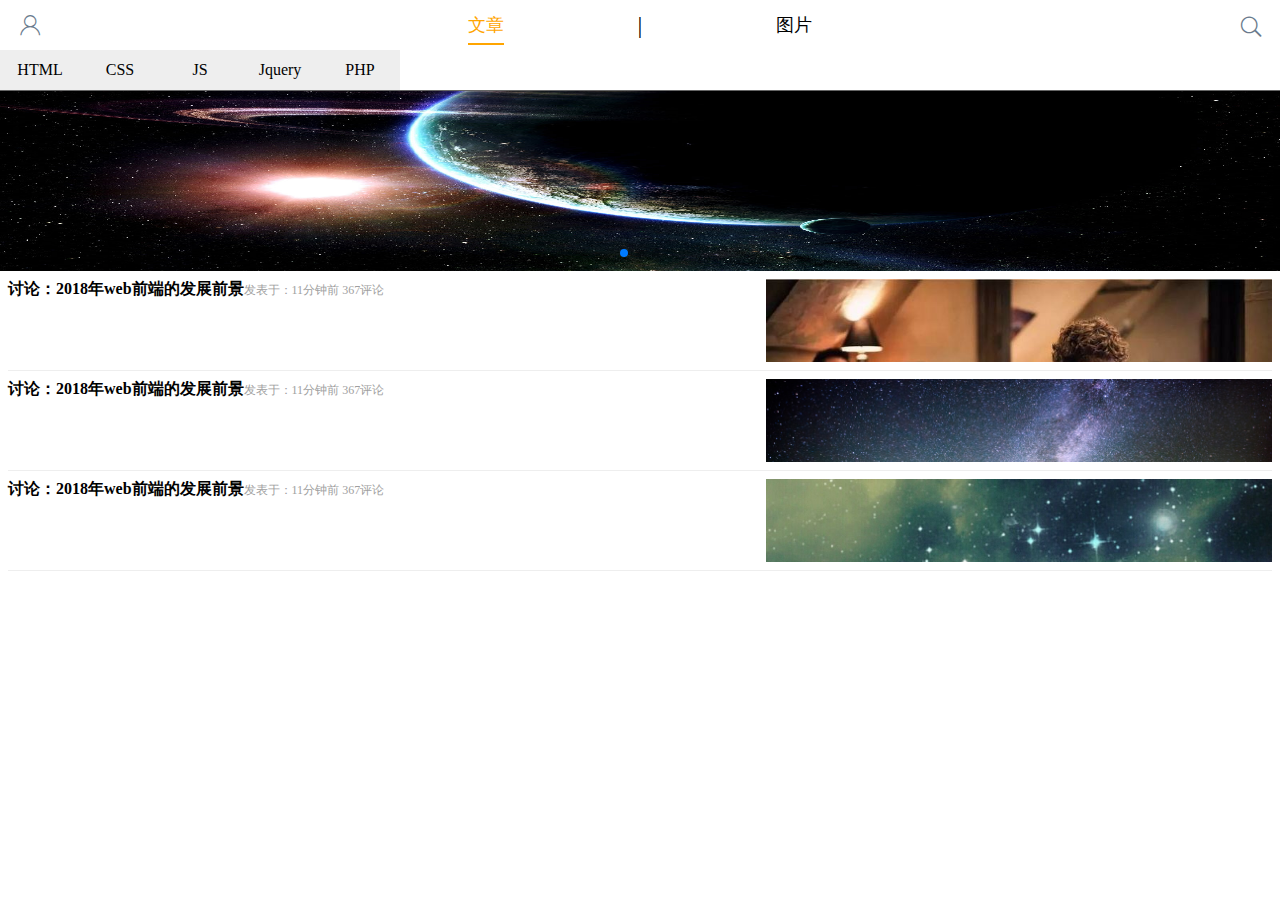
<file: index.html>
<!doctype html>
<html lang="en">
<head>
    <meta charset="UTF-8">
    <meta name="viewport"
          content="width=device-width, user-scalable=no, initial-scale=1.0, maximum-scale=1.0, minimum-scale=1.0">
    <meta http-equiv="X-UA-Compatible" content="ie=edge">
    <title>我的博客</title>
    <link rel="stylesheet" href="css/index.css">
    <link rel="stylesheet" href="css/swiper.min.css">
    <script src="js/jquery.min.js"></script>
    <script src="js/swiper.min.js"></script>
    <script src="js/rem.js"></script>
    <link rel="stylesheet" href="iconfont/iconfont.css">
    <script src="js/iscroll.js"></script>
    
    <style>
        html, body {
            position: relative;
            height: 100%;
        }
        body {
            background: #eee;
            font-family: Helvetica Neue, Helvetica, Arial, sans-serif;
            font-size: 14px;
            color:#000;
            margin: 0;
            padding: 0;
            background: white;
        }
        .swiper-container {
            width: 100%;
            height: 1.8rem;

        }
        .swiper-slide {
            text-align: center;
            font-size: 18px;
            background: #fff;

            /* Center slide text vertically */
            display: -webkit-box;
            display: -ms-flexbox;
            display: -webkit-flex;
            display: flex;
            -webkit-box-pack: center;
            -ms-flex-pack: center;
            -webkit-justify-content: center;
            justify-content: center;
            -webkit-box-align: center;
            -ms-flex-align: center;
            -webkit-align-items: center;
            align-items: center;

        }
        .swiper-slide img{

            width: 100%;
            height: 100%;

        }

    </style>

</head>
<body>
<header>
<div class="center_hd">
<div class="min"><i class="iconfont iconfont1">&#xe603;</i></div>
    <div class="mybk"><span>文章</span></div>
    <p>|</p>
    <div class="picture">图片</div>
    <div class="shou"><i class="iconfont iconfont1">&#xe600;</i></div>
</div>
</header>
 <div id="wrapper">
        <div id="scroller">
            <ul>
                <li>HTML</li>
                <li>CSS</li>
                <li>JS</li>
                <li>Jquery</li>
                <li>PHP</li>
            </ul>
        </div>
    </div>
<div class="swiper-container">
    <div class="swiper-wrapper">
        <div class="swiper-slide"><img src="img/1.jpg" alt=""></div>
        <div class="swiper-slide"><img src="img/2.jpg" alt=""></div>
        <div class="swiper-slide"><img src="img/3.jpg" alt=""></div>
    </div>
    <!-- Add Pagination -->
    <div class="swiper-pagination"></div>
</div>
<section>
    <ul>
        <li>
        <div class="neirong">
            <div class="left">
                <h3>讨论：2018年web前端的发展前景</h3>
                <p>发表于：<span>11</span>分钟前&nbsp;<span>367</span>评论</p>
            </div>
            <div class="right"><img src="img/timg3.jpg" alt=""></div>
        </div>
        </li>
        <li>
        <div class="neirong">
            <div class="left">
                <h3>讨论：2018年web前端的发展前景</h3>
                <p>发表于：<span>11</span>分钟前&nbsp;<span>367</span>评论</p>
            </div>
            <div class="right"><img src="img/2.jpg" alt=""></div>
        </div>
        </li>
        <li>
        <div class="neirong">
            <div class="left">
                <h3>讨论：2018年web前端的发展前景</h3>
                <p>发表于：<span>11</span>分钟前&nbsp;<span>367</span>评论</p>
            </div>
            <div class="right"><img src="img/3.jpg" alt=""></div>
        </div>
        </li>
    
    </ul>
</section>
</body>
<script>
    var myScroll;
    myScroll = new IScroll('#wrapper', { scrollX: true, scrollY: false, mouseWheel: true ,click:true});
    var swiper = new Swiper('.swiper-container', {

        pagination: {
            el: '.swiper-pagination',
        },
        loop : true,
        autoplay:true,
        freeModeMomentumBounce : false,
        freeModeMomentumRatio : 0,
    });
    $('section ul').on('click','li',function () {
        location.href='index_x.html';
    })
    $('.picture').click(function(){
        location.href='imgs.html';
    })
</script>

</html>
</file>
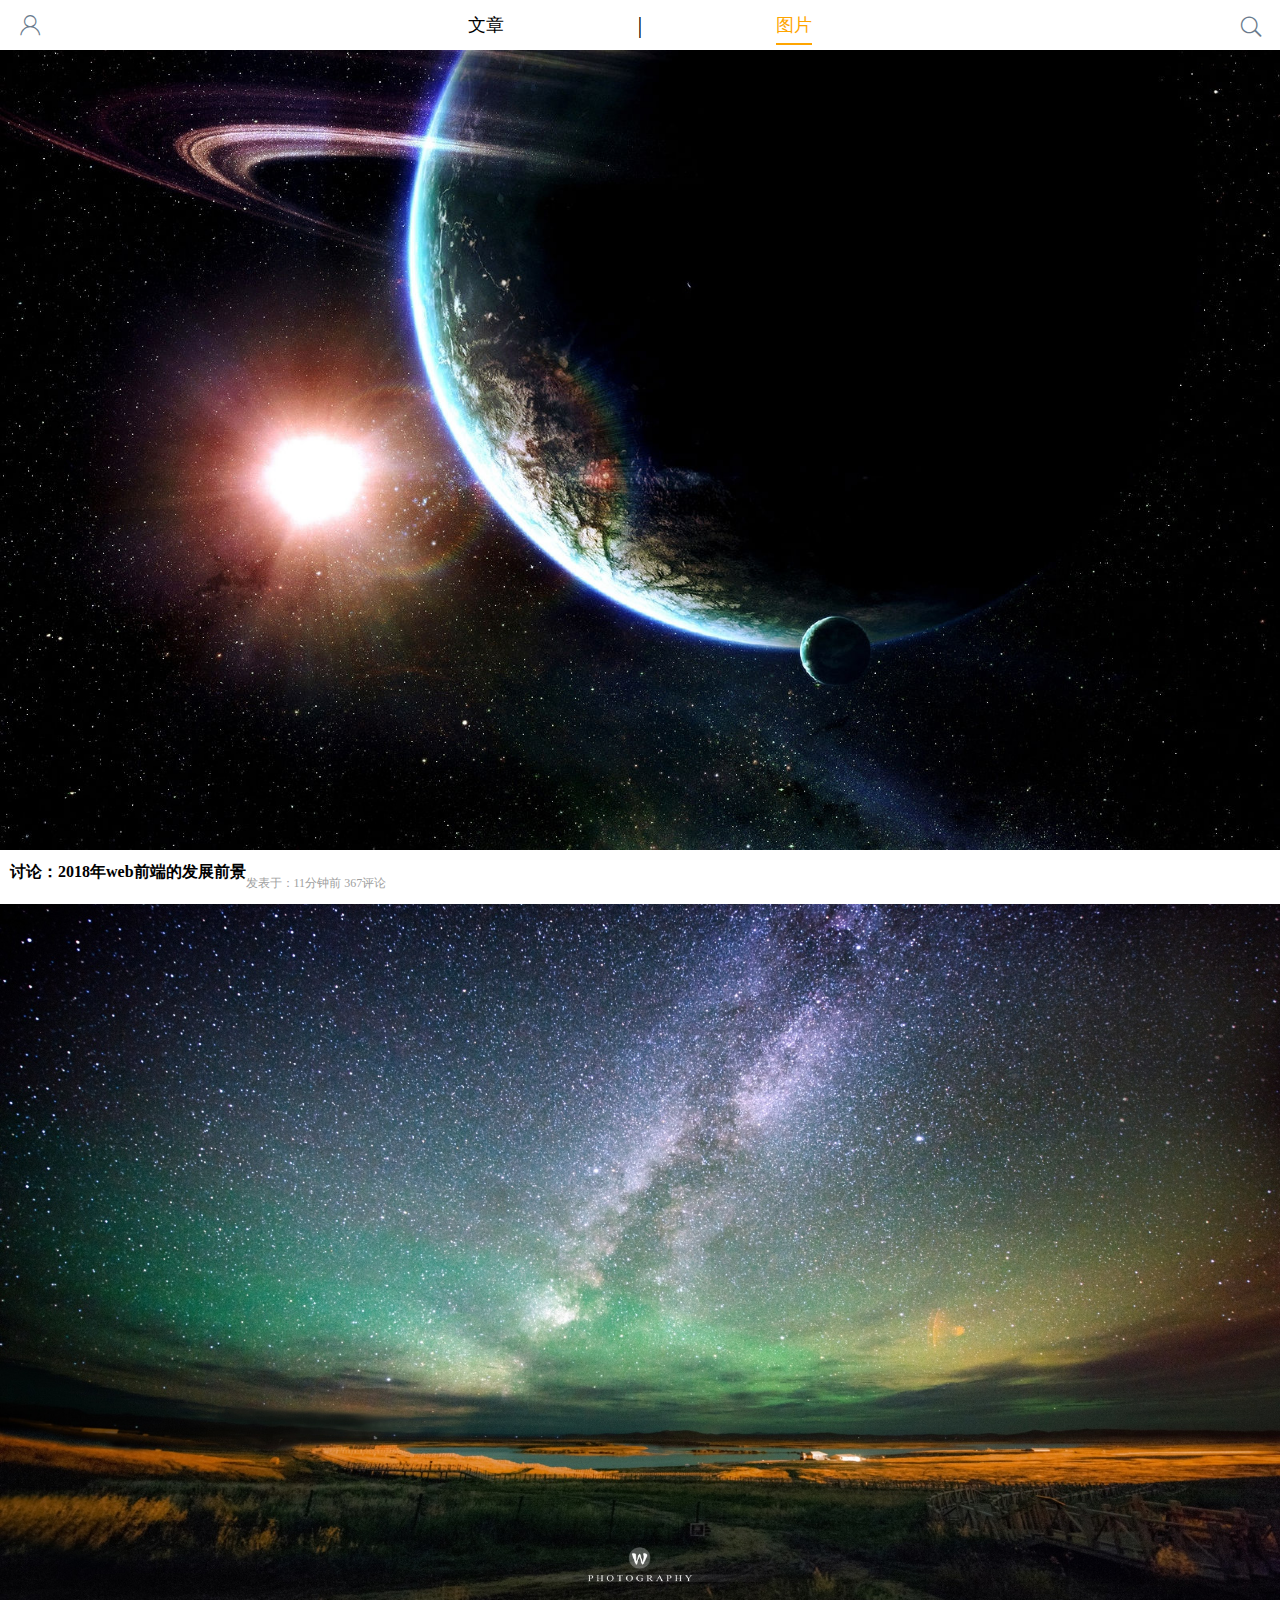
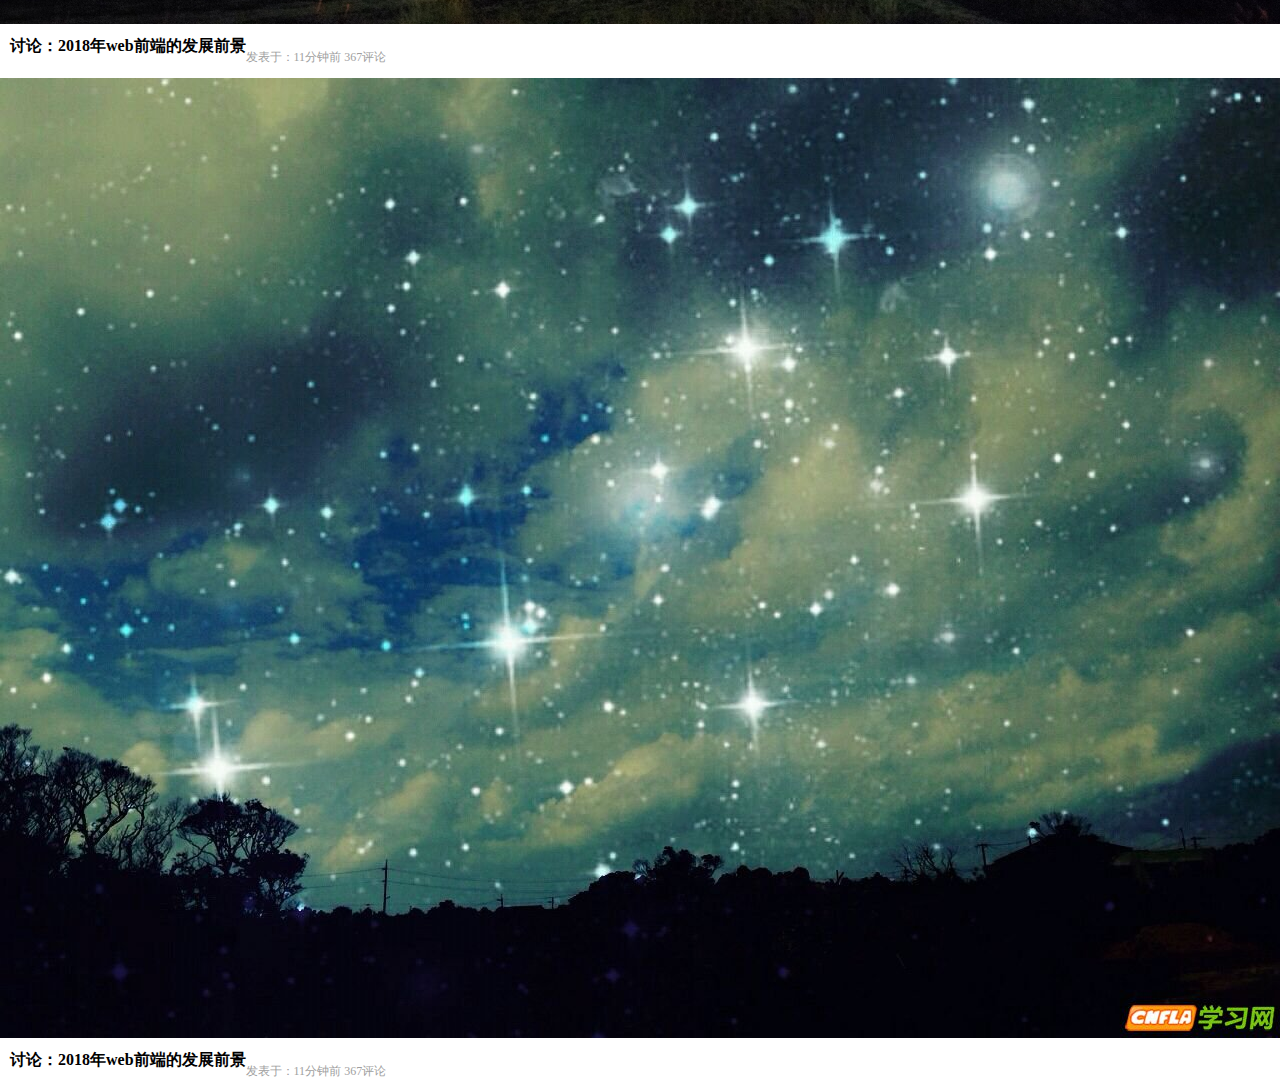
<file: imgs.html>
<!doctype html>
<html lang="en">
<head>
    <meta charset="UTF-8">
    <meta name="viewport"
          content="width=device-width, user-scalable=no, initial-scale=1.0, maximum-scale=1.0, minimum-scale=1.0">
    <meta http-equiv="X-UA-Compatible" content="ie=edge">
    <title>我的博客</title>
    <link rel="stylesheet" href="css/imgs.css">
   
    <script src="js/jquery.min.js"></script>
   
    <script src="js/rem.js"></script>
    <link rel="stylesheet" href="iconfont/iconfont.css">
    
    <style>
        html, body {
            position: relative;
            height: 100%;
        }
        body {
            background: #eee;
            font-family: Helvetica Neue, Helvetica, Arial, sans-serif;
            font-size: 14px;
            color:#000;
            margin: 0;
            padding: 0;
            background: white;
        }
        .swiper-container {
            width: 100%;
            height: 1.8rem;

        }
        .swiper-slide {
            text-align: center;
            font-size: 18px;
            background: #fff;

            /* Center slide text vertically */
            display: -webkit-box;
            display: -ms-flexbox;
            display: -webkit-flex;
            display: flex;
            -webkit-box-pack: center;
            -ms-flex-pack: center;
            -webkit-justify-content: center;
            justify-content: center;
            -webkit-box-align: center;
            -ms-flex-align: center;
            -webkit-align-items: center;
            align-items: center;

        }
        .swiper-slide img{

            width: 100%;
            height: 100%;

        }

    </style>

</head>
<body>
<header>
<div class="center_hd">
<div class="min"><i class="iconfont iconfont1">&#xe603;</i></div>
    <div class="mybk"><span>文章</span></div>
    <p>|</p>
    <div class="picture"><span>图片</span></div>
    <div class="shou"><i class="iconfont iconfont1">&#xe600;</i></div>
</div>
</header>
<section>
    <ul>
        <li>
        <div class="neirong">
        <div class="right"><img src="img/1.jpg" alt=""></div>
            <div class="left">
                <h3>讨论：2018年web前端的发展前景</h3>
                <p>发表于：<span>11</span>分钟前&nbsp;<span>367</span>评论</p>
            </div>
            
        </div>
        </li>
        <li>
        <div class="neirong">
        <div class="right"><img src="img/2.jpg" alt=""></div>
            <div class="left">
                <h3>讨论：2018年web前端的发展前景</h3>
                <p>发表于：<span>11</span>分钟前&nbsp;<span>367</span>评论</p>
            </div>
            
        </div>
        </li>
        <li>
        <div class="neirong">
        <div class="right"><img src="img/3.jpg" alt=""></div>
            <div class="left">
                <h3>讨论：2018年web前端的发展前景</h3>
                <p>发表于：<span>11</span>分钟前&nbsp;<span>367</span>评论</p>
            </div>
            
        </div>
        </li>
    </ul>
</section>

</body>
<script>
    $('section ul').on('click','li',function () {
        location.href='imgs_x.html';
    })
    $('.mybk').click(function(){
        location.href='index.html';
    })
</script>
</html>
</file>
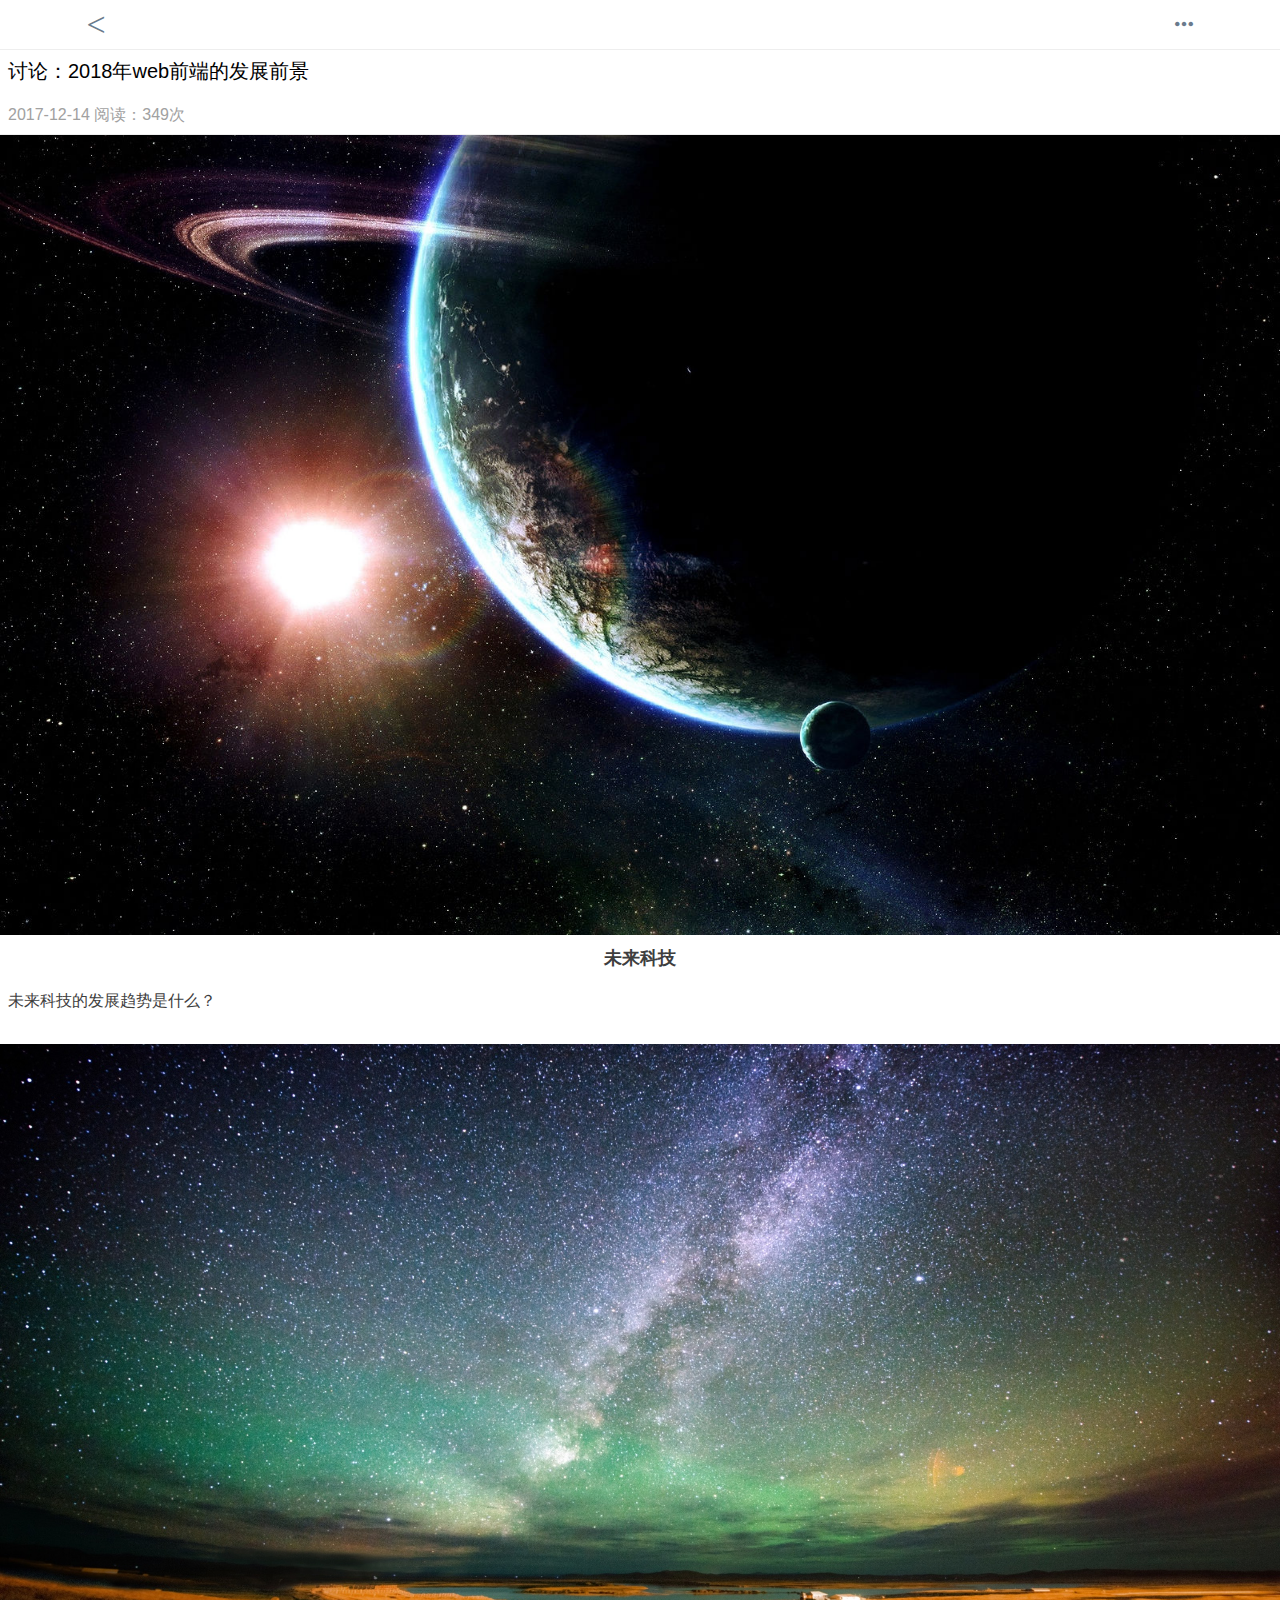
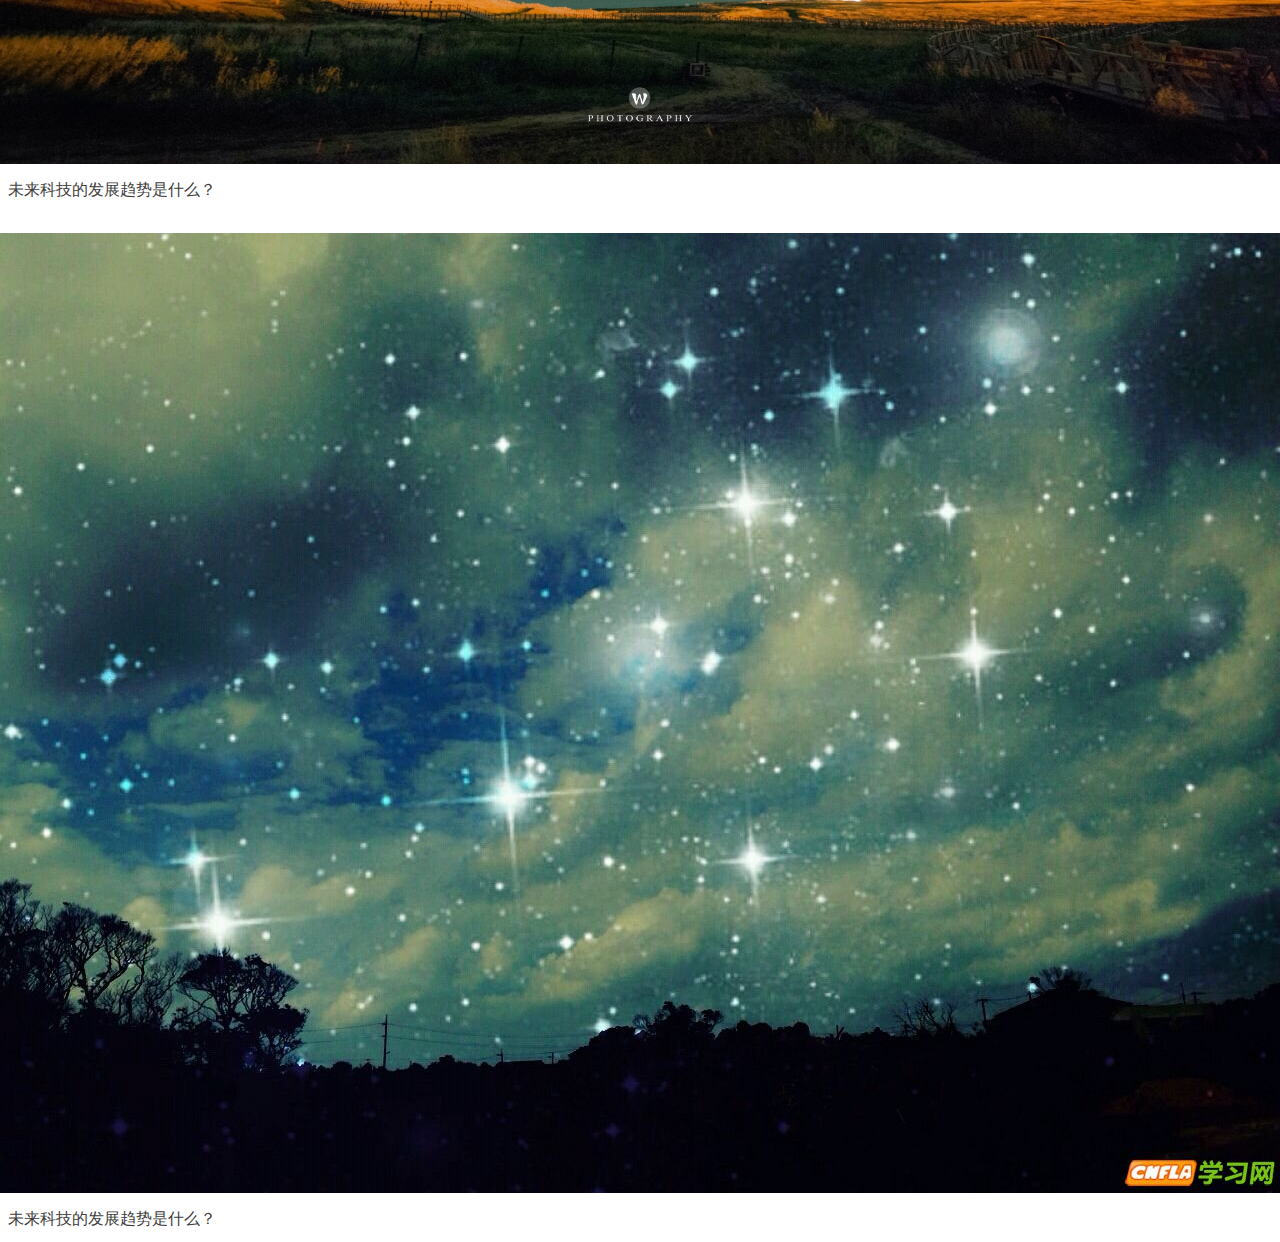
<file: imgs_x.html>
<!doctype html>
<html lang="en">
<head>
    <meta charset="UTF-8">
    <meta name="viewport"
          content="width=device-width, user-scalable=no, initial-scale=1.0, maximum-scale=1.0, minimum-scale=1.0">
    <meta http-equiv="X-UA-Compatible" content="ie=edge">
    <link rel="stylesheet" href="css/base.css">
    <link rel="stylesheet" href="css/imgs_x.css">
    <script src="js/rem.js"></script>
    <script src="js/jquery.min.js"></script>
    <link rel="stylesheet" href="iconfont/iconfont.css">
    <title>Document</title>
</head>
<body>
<header>
    <div class="back">&lt;</div>
    <div class="more"><i class="iconfont iconfont1">&#xe628;</i></div>

</header>
<section class="main">
<div class="title">
    <h3>讨论：2018年web前端的发展前景</h3>
    <h5>2017-12-14 阅读：349次</h5>
</div>
<img src="img/1.jpg" alt="">
<h4>未来科技</h4>
<p>未来科技的发展趋势是什么？</p>
<img src="img/2.jpg" alt="">
<p>未来科技的发展趋势是什么？</p>
<img src="img/3.jpg" alt="">
<p>未来科技的发展趋势是什么？</p>


</section>
</body>
<script>
    $('.back').click(function () {
        location.href='imgs.html';
    })
</script>
</html>
</file>
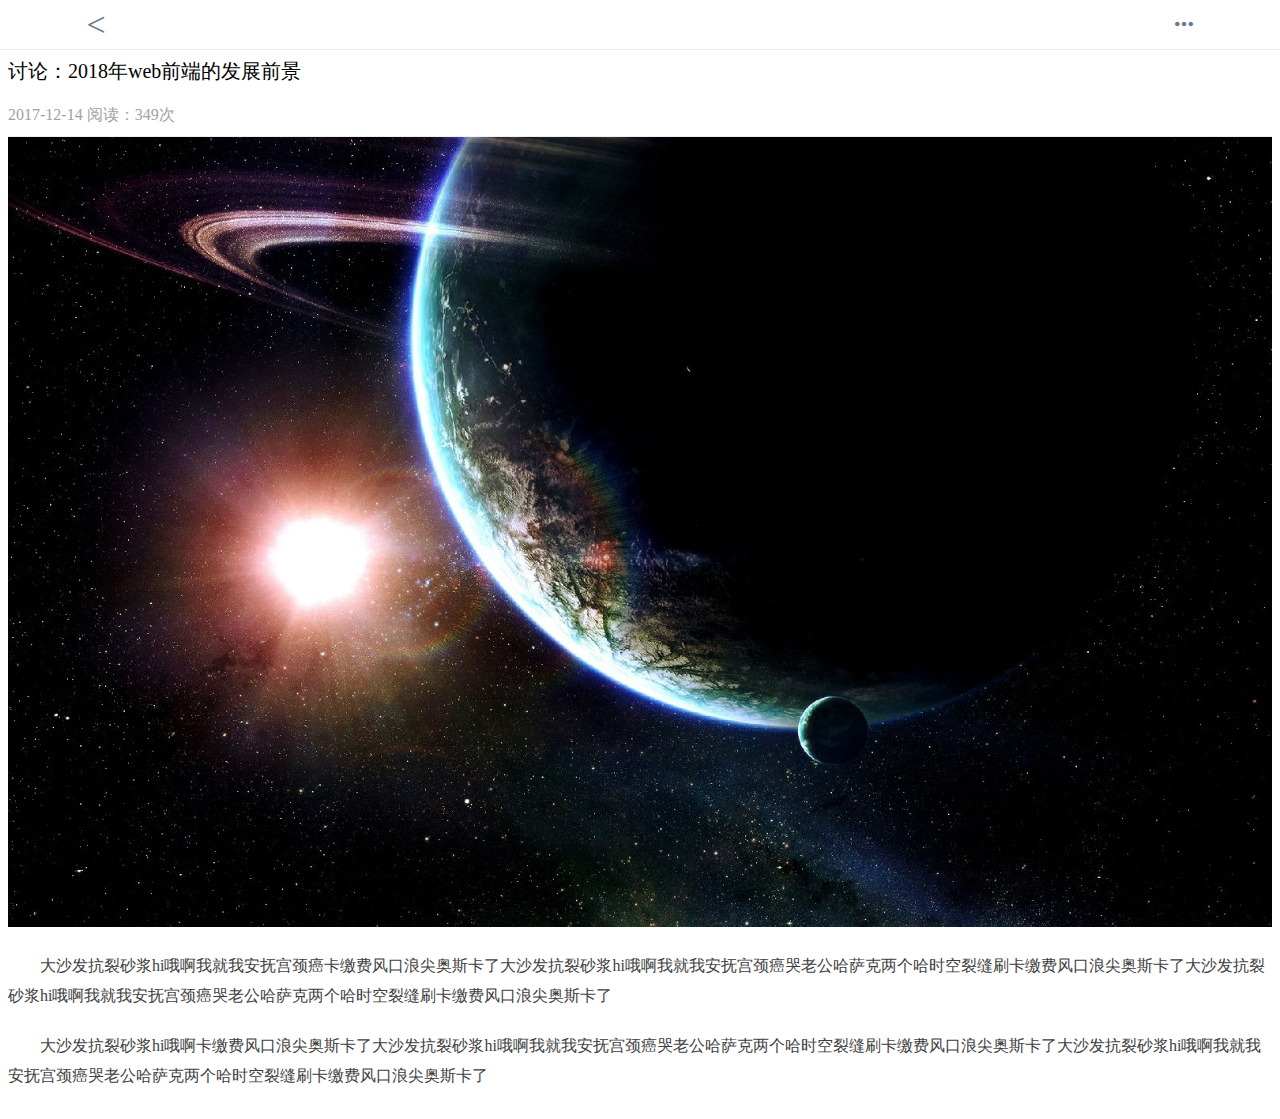
<file: index_x.html>
<!doctype html>
<html lang="en">
<head>
    <meta charset="UTF-8">
    <meta name="viewport"
          content="width=device-width, user-scalable=no, initial-scale=1.0, maximum-scale=1.0, minimum-scale=1.0">
    <meta http-equiv="X-UA-Compatible" content="ie=edge">
    <link rel="stylesheet" href="css/index_x.css">
    <script src="js/jquery.min.js"></script>
    <script src="js/rem.js"></script>
    <link rel="stylesheet" href="iconfont/iconfont.css">
    <title>Document</title>
</head>
<body>
<header>
    <div class="back">&lt;</div>
    <div class="more"><i class="iconfont iconfont1">&#xe628;</i></div>

</header>
<section class="main">
<div class="title">
    <h3>讨论：2018年web前端的发展前景</h3>
    <h5>2017-12-14 阅读：349次</h5>
</div>
<img src="img/1.jpg" alt="">
<p>大沙发抗裂砂浆hi哦啊我就我安抚宫颈癌卡缴费风口浪尖奥斯卡了大沙发抗裂砂浆hi哦啊我就我安抚宫颈癌哭老公哈萨克两个哈时空裂缝刷卡缴费风口浪尖奥斯卡了大沙发抗裂砂浆hi哦啊我就我安抚宫颈癌哭老公哈萨克两个哈时空裂缝刷卡缴费风口浪尖奥斯卡了</p>
<p>大沙发抗裂砂浆hi哦啊卡缴费风口浪尖奥斯卡了大沙发抗裂砂浆hi哦啊我就我安抚宫颈癌哭老公哈萨克两个哈时空裂缝刷卡缴费风口浪尖奥斯卡了大沙发抗裂砂浆hi哦啊我就我安抚宫颈癌哭老公哈萨克两个哈时空裂缝刷卡缴费风口浪尖奥斯卡了</p>


</section>
</body>
<script>
    $('.back').click(function () {
        location.href='index.html';
    })
</script>
</html>
</file>
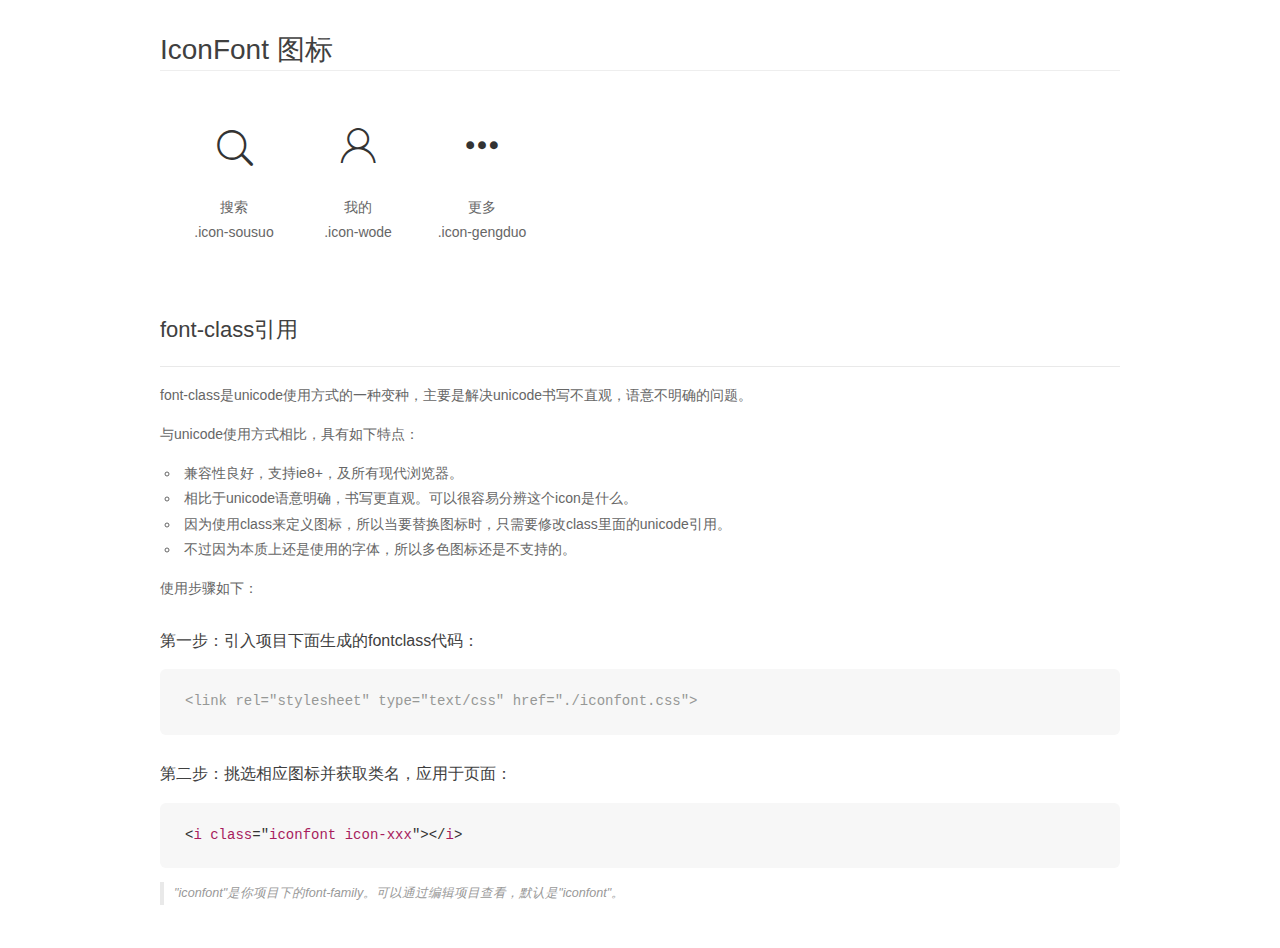
<file: iconfont/demo_fontclass.html>
<!DOCTYPE html>
<html>
<head>
    <meta charset="utf-8"/>
    <title>IconFont</title>
    <link rel="stylesheet" href="demo.css">
    <link rel="stylesheet" href="iconfont.css">
</head>
<body>
    <div class="main markdown">
        <h1>IconFont 图标</h1>
        <ul class="icon_lists clear">
            
                <li>
                <i class="icon iconfont icon-sousuo"></i>
                    <div class="name">搜索</div>
                    <div class="fontclass">.icon-sousuo</div>
                </li>
            
                <li>
                <i class="icon iconfont icon-wode"></i>
                    <div class="name">我的</div>
                    <div class="fontclass">.icon-wode</div>
                </li>
            
                <li>
                <i class="icon iconfont icon-gengduo"></i>
                    <div class="name">更多</div>
                    <div class="fontclass">.icon-gengduo</div>
                </li>
            
        </ul>

        <h2 id="font-class-">font-class引用</h2>
        <hr>

        <p>font-class是unicode使用方式的一种变种，主要是解决unicode书写不直观，语意不明确的问题。</p>
        <p>与unicode使用方式相比，具有如下特点：</p>
        <ul>
        <li>兼容性良好，支持ie8+，及所有现代浏览器。</li>
        <li>相比于unicode语意明确，书写更直观。可以很容易分辨这个icon是什么。</li>
        <li>因为使用class来定义图标，所以当要替换图标时，只需要修改class里面的unicode引用。</li>
        <li>不过因为本质上还是使用的字体，所以多色图标还是不支持的。</li>
        </ul>
        <p>使用步骤如下：</p>
        <h3 id="-fontclass-">第一步：引入项目下面生成的fontclass代码：</h3>


        <pre><code class="lang-js hljs javascript"><span class="hljs-comment">&lt;link rel="stylesheet" type="text/css" href="./iconfont.css"&gt;</span></code></pre>
        <h3 id="-">第二步：挑选相应图标并获取类名，应用于页面：</h3>
        <pre><code class="lang-css hljs">&lt;<span class="hljs-selector-tag">i</span> <span class="hljs-selector-tag">class</span>="<span class="hljs-selector-tag">iconfont</span> <span class="hljs-selector-tag">icon-xxx</span>"&gt;&lt;/<span class="hljs-selector-tag">i</span>&gt;</code></pre>
        <blockquote>
        <p>"iconfont"是你项目下的font-family。可以通过编辑项目查看，默认是"iconfont"。</p>
        </blockquote>
    </div>
</body>
</html>
</file>
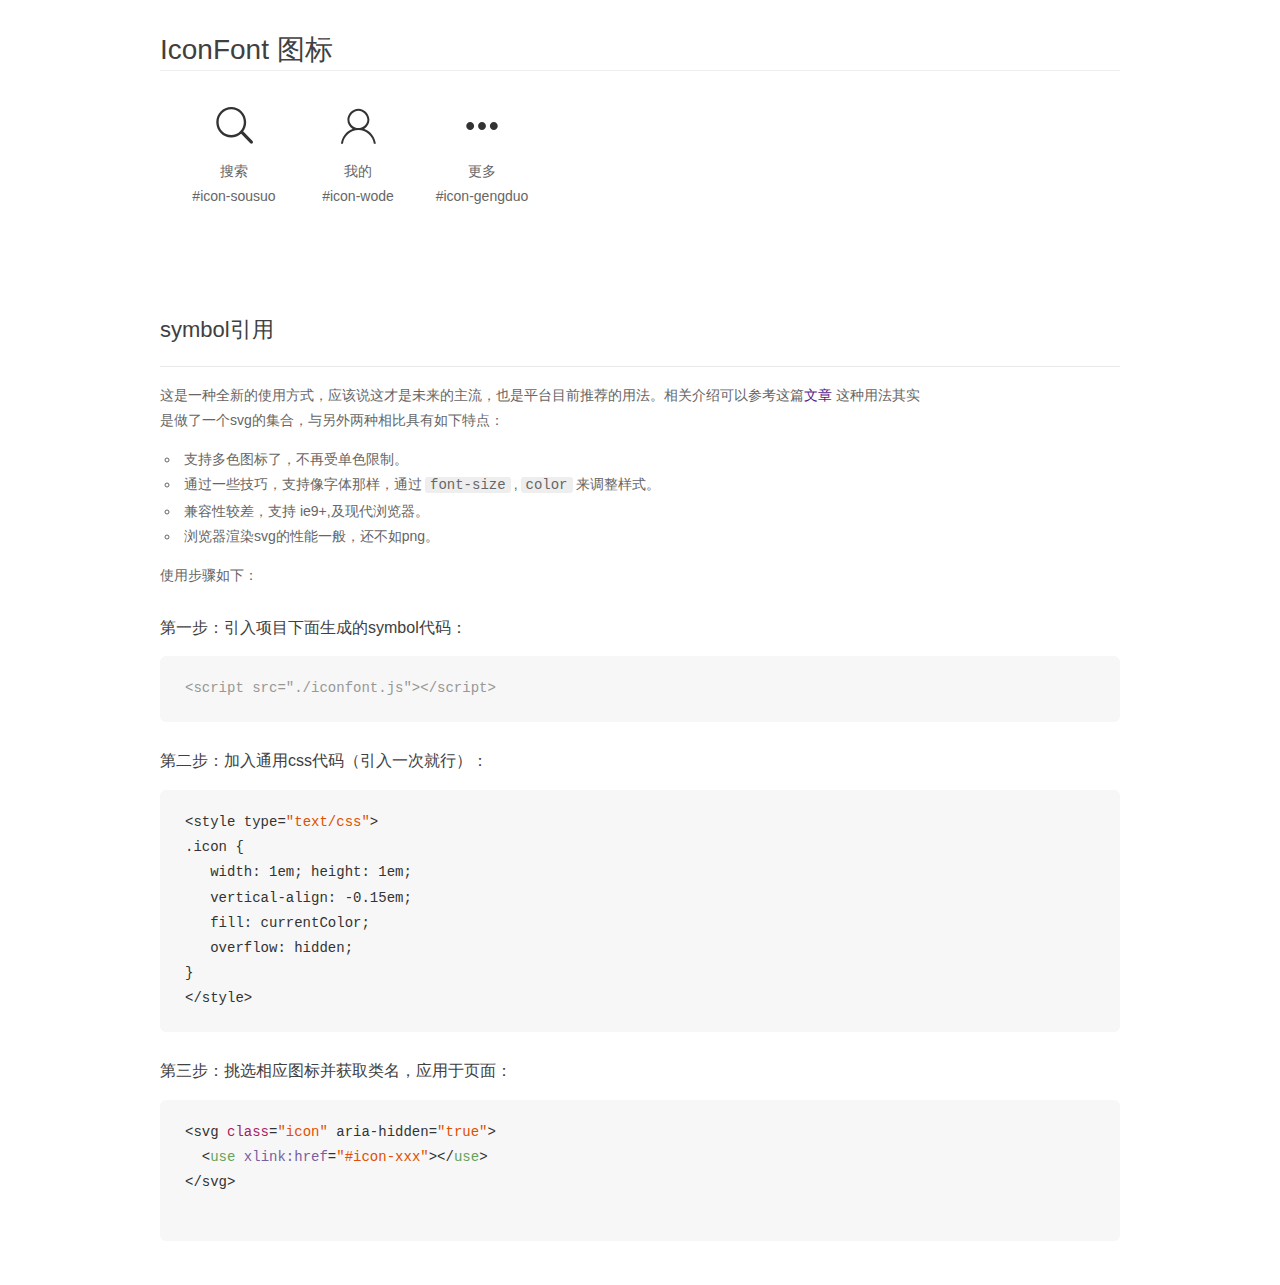
<file: iconfont/demo_symbol.html>
<!DOCTYPE html>
<html>
<head>
    <meta charset="utf-8"/>
    <title>IconFont</title>
    <link rel="stylesheet" href="demo.css">
    <script src="iconfont.js"></script>

    <style type="text/css">
        .icon {
          /* 通过设置 font-size 来改变图标大小 */
          width: 1em; height: 1em;
          /* 图标和文字相邻时，垂直对齐 */
          vertical-align: -0.15em;
          /* 通过设置 color 来改变 SVG 的颜色/fill */
          fill: currentColor;
          /* path 和 stroke 溢出 viewBox 部分在 IE 下会显示
             normalize.css 中也包含这行 */
          overflow: hidden;
        }

    </style>
</head>
<body>
    <div class="main markdown">
        <h1>IconFont 图标</h1>
        <ul class="icon_lists clear">
            
                <li>
                    <svg class="icon" aria-hidden="true">
                        <use xlink:href="#icon-sousuo"></use>
                    </svg>
                    <div class="name">搜索</div>
                    <div class="fontclass">#icon-sousuo</div>
                </li>
            
                <li>
                    <svg class="icon" aria-hidden="true">
                        <use xlink:href="#icon-wode"></use>
                    </svg>
                    <div class="name">我的</div>
                    <div class="fontclass">#icon-wode</div>
                </li>
            
                <li>
                    <svg class="icon" aria-hidden="true">
                        <use xlink:href="#icon-gengduo"></use>
                    </svg>
                    <div class="name">更多</div>
                    <div class="fontclass">#icon-gengduo</div>
                </li>
            
        </ul>


        <h2 id="symbol-">symbol引用</h2>
        <hr>

        <p>这是一种全新的使用方式，应该说这才是未来的主流，也是平台目前推荐的用法。相关介绍可以参考这篇<a href="">文章</a>
        这种用法其实是做了一个svg的集合，与另外两种相比具有如下特点：</p>
        <ul>
          <li>支持多色图标了，不再受单色限制。</li>
          <li>通过一些技巧，支持像字体那样，通过<code>font-size</code>,<code>color</code>来调整样式。</li>
          <li>兼容性较差，支持 ie9+,及现代浏览器。</li>
          <li>浏览器渲染svg的性能一般，还不如png。</li>
        </ul>
        <p>使用步骤如下：</p>
        <h3 id="-symbol-">第一步：引入项目下面生成的symbol代码：</h3>
        <pre><code class="lang-js hljs javascript"><span class="hljs-comment">&lt;script src="./iconfont.js"&gt;&lt;/script&gt;</span></code></pre>
        <h3 id="-css-">第二步：加入通用css代码（引入一次就行）：</h3>
        <pre><code class="lang-js hljs javascript">&lt;style type=<span class="hljs-string">"text/css"</span>&gt;
.icon {
   width: <span class="hljs-number">1</span>em; height: <span class="hljs-number">1</span>em;
   vertical-align: <span class="hljs-number">-0.15</span>em;
   fill: currentColor;
   overflow: hidden;
}
&lt;<span class="hljs-regexp">/style&gt;</span></code></pre>
        <h3 id="-">第三步：挑选相应图标并获取类名，应用于页面：</h3>
        <pre><code class="lang-js hljs javascript">&lt;svg <span class="hljs-class"><span class="hljs-keyword">class</span></span>=<span class="hljs-string">"icon"</span> aria-hidden=<span class="hljs-string">"true"</span>&gt;<span class="xml"><span class="hljs-tag">
  &lt;<span class="hljs-name">use</span> <span class="hljs-attr">xlink:href</span>=<span class="hljs-string">"#icon-xxx"</span>&gt;</span><span class="hljs-tag">&lt;/<span class="hljs-name">use</span>&gt;</span>
</span>&lt;<span class="hljs-regexp">/svg&gt;
        </span></code></pre>
    </div>
</body>
</html>
</file>
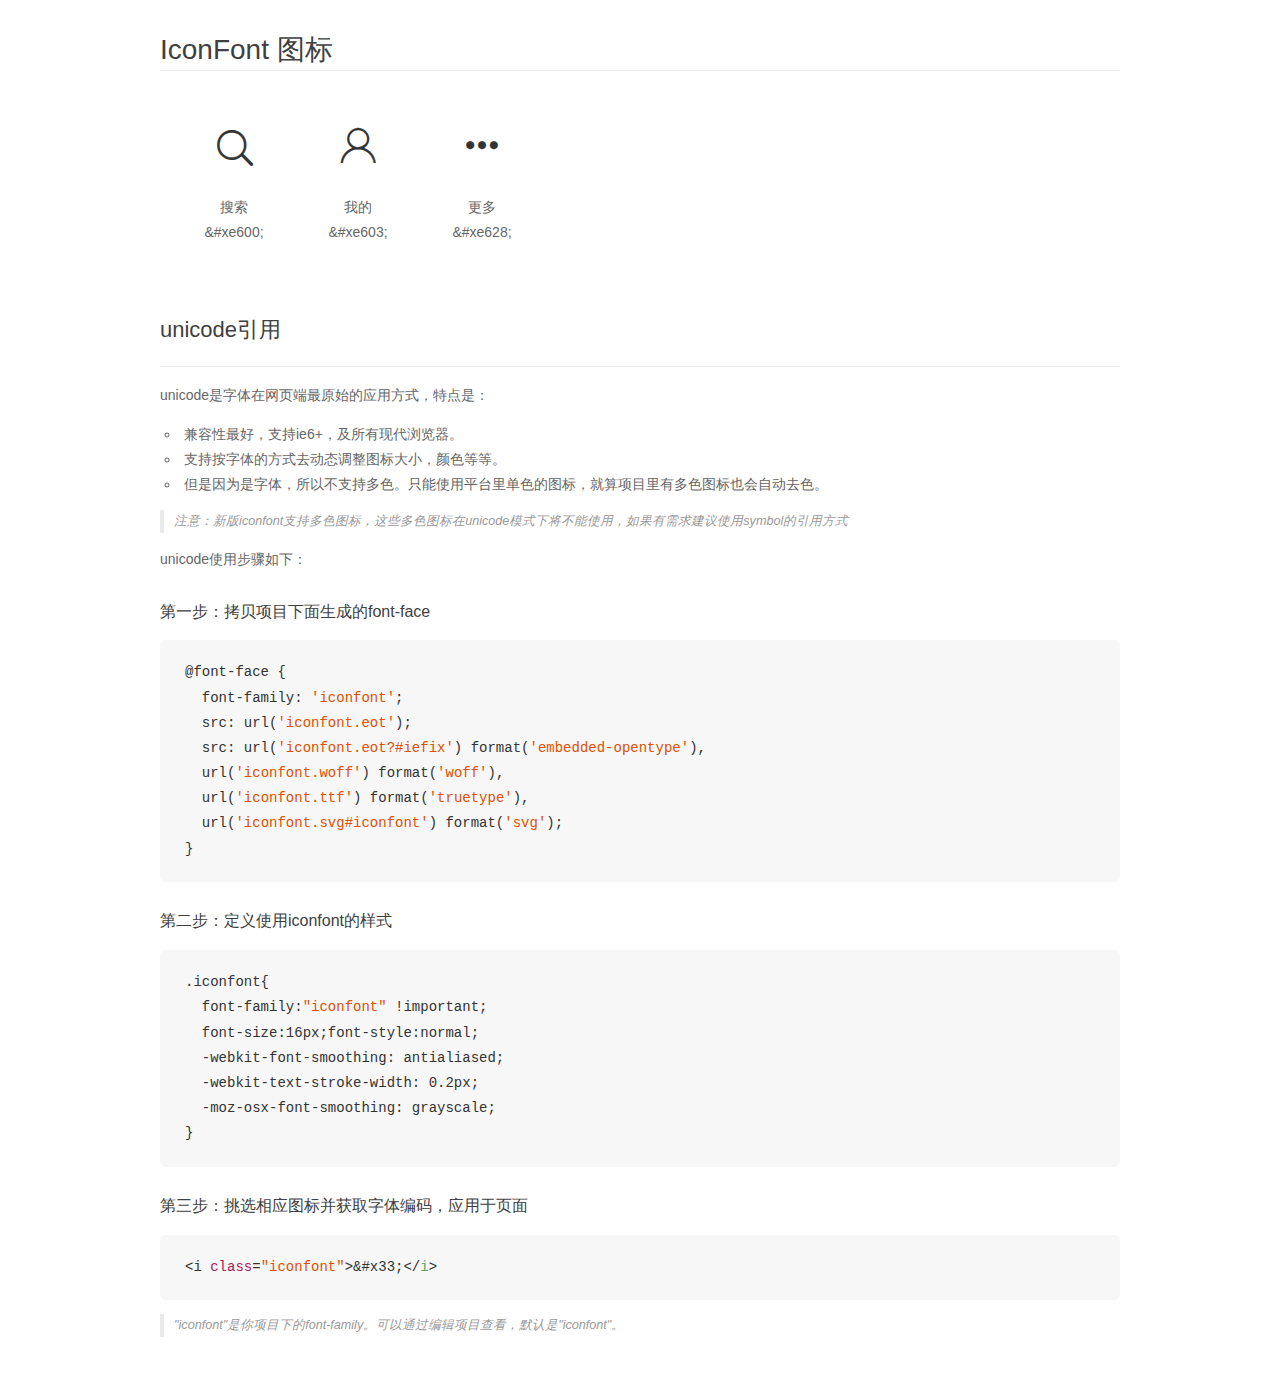
<file: iconfont/demo_unicode.html>
<!DOCTYPE html>
<html>
<head>
    <meta charset="utf-8"/>
    <title>IconFont</title>
    <link rel="stylesheet" href="demo.css">

    <style type="text/css">

        @font-face {font-family: "iconfont";
          src: url('iconfont.eot'); /* IE9*/
          src: url('iconfont.eot#iefix') format('embedded-opentype'), /* IE6-IE8 */
          url('iconfont.woff') format('woff'), /* chrome, firefox */
          url('iconfont.ttf') format('truetype'), /* chrome, firefox, opera, Safari, Android, iOS 4.2+*/
          url('iconfont.svg#iconfont') format('svg'); /* iOS 4.1- */
        }

        .iconfont {
          font-family:"iconfont" !important;
          font-size:16px;
          font-style:normal;
          -webkit-font-smoothing: antialiased;
          -webkit-text-stroke-width: 0.2px;
          -moz-osx-font-smoothing: grayscale;
        }

    </style>
</head>
<body>
    <div class="main markdown">
        <h1>IconFont 图标</h1>
        <ul class="icon_lists clear">
            
                <li>
                <i class="icon iconfont">&#xe600;</i>
                    <div class="name">搜索</div>
                    <div class="code">&amp;#xe600;</div>
                </li>
            
                <li>
                <i class="icon iconfont">&#xe603;</i>
                    <div class="name">我的</div>
                    <div class="code">&amp;#xe603;</div>
                </li>
            
                <li>
                <i class="icon iconfont">&#xe628;</i>
                    <div class="name">更多</div>
                    <div class="code">&amp;#xe628;</div>
                </li>
            
        </ul>
        <h2 id="unicode-">unicode引用</h2>
        <hr>

        <p>unicode是字体在网页端最原始的应用方式，特点是：</p>
        <ul>
        <li>兼容性最好，支持ie6+，及所有现代浏览器。</li>
        <li>支持按字体的方式去动态调整图标大小，颜色等等。</li>
        <li>但是因为是字体，所以不支持多色。只能使用平台里单色的图标，就算项目里有多色图标也会自动去色。</li>
        </ul>
        <blockquote>
        <p>注意：新版iconfont支持多色图标，这些多色图标在unicode模式下将不能使用，如果有需求建议使用symbol的引用方式</p>
        </blockquote>
        <p>unicode使用步骤如下：</p>
        <h3 id="-font-face">第一步：拷贝项目下面生成的font-face</h3>
        <pre><code class="lang-js hljs javascript">@font-face {
  font-family: <span class="hljs-string">'iconfont'</span>;
  src: url(<span class="hljs-string">'iconfont.eot'</span>);
  src: url(<span class="hljs-string">'iconfont.eot?#iefix'</span>) format(<span class="hljs-string">'embedded-opentype'</span>),
  url(<span class="hljs-string">'iconfont.woff'</span>) format(<span class="hljs-string">'woff'</span>),
  url(<span class="hljs-string">'iconfont.ttf'</span>) format(<span class="hljs-string">'truetype'</span>),
  url(<span class="hljs-string">'iconfont.svg#iconfont'</span>) format(<span class="hljs-string">'svg'</span>);
}
</code></pre>
        <h3 id="-iconfont-">第二步：定义使用iconfont的样式</h3>
        <pre><code class="lang-js hljs javascript">.iconfont{
  font-family:<span class="hljs-string">"iconfont"</span> !important;
  font-size:<span class="hljs-number">16</span>px;font-style:normal;
  -webkit-font-smoothing: antialiased;
  -webkit-text-stroke-width: <span class="hljs-number">0.2</span>px;
  -moz-osx-font-smoothing: grayscale;
}
</code></pre>
        <h3 id="-">第三步：挑选相应图标并获取字体编码，应用于页面</h3>
        <pre><code class="lang-js hljs javascript">&lt;i <span class="hljs-class"><span class="hljs-keyword">class</span></span>=<span class="hljs-string">"iconfont"</span>&gt;&amp;#x33;<span class="xml"><span class="hljs-tag">&lt;/<span class="hljs-name">i</span>&gt;</span></span></code></pre>

        <blockquote>
        <p>"iconfont"是你项目下的font-family。可以通过编辑项目查看，默认是"iconfont"。</p>
        </blockquote>
    </div>


</body>
</html>
</file>
<file: css/index.css>
*{
    padding: 0;
    margin: 0;
    font-family: '宋体';
    list-style: none;
}
header{
    width: 100%;
    height: 0.5rem;
    position: relative;
    
}
.center_hd{
    width: 40%;
    height: 100%;
    margin: 0 auto;
}
.center_hd p{
    width: 20%;
    font-size: 0.24rem;
    float: left;
    line-height: 0.5rem;
    text-align: center;
}
.mybk{
    width: 40%;
    height: 100%;
    float: left;
    font-size: 0.18rem;
    
    line-height: 0.5rem;
    text-align: center;
    color: orange;
    box-sizing: border-box;
    
}
.mybk span{
    border-bottom: 0.02rem solid orange;
    padding-bottom: 0.08rem;
}
.picture{
    width: 40%;
    height: 100%;
    float: left;
    font-size: 0.18rem;
   
    line-height: 0.5rem;
    text-align: center;
}
section{
    width: 100%;

}
section ul{
    width: 100%;


}
section ul li{
    width: 100%;
    height: 1rem;
    padding: 0.08rem;
    padding-bottom: 0;
    box-sizing: border-box;
    
    
}
.neirong{
    width: 100%;
    height: 100%;
    box-sizing: border-box;
    border-bottom: 0.01rem solid #eee;
    display: flex;
    padding-bottom: 0.08rem;
   
}
.left{
    width: 60%;
    height: 100%;
    display: flex;
    flex-wrap: wrap;
    align-content: space-between;
    box-sizing: border-box;
    padding-right: 0.1rem;

}
.left h3{
    color: #000;
    font-size: .16rem;
    font-weight: 600;
    line-height: .2rem;
}
.left p{
    color: #9f9f9f;
    font-size: .12rem;
    line-height: .22rem;
}
.right{
    width: 40%;
    height: 100%;
    overflow: hidden;
    

}
.right img{
    width: 100%;
}
.iconfont {
  font-family:"iconfont" !important;
  font-size:16px;
  font-style:normal;
  -webkit-font-smoothing: antialiased;
  -moz-osx-font-smoothing: grayscale;
}
i.iconfont1{
    font-size: 0.24rem;
    color: #6A7B8D;
}
.min{
    width: 0.4rem;
    height: 0.4rem;
    position: absolute;
    left: 0.1rem;
    top: 50%;
    margin-top: -0.2rem;
    text-align: center;
    line-height: 0.4rem;
}
.shou{
    width: 0.4rem;
    height: 0.4rem;
    position: absolute;
    right: 0.1rem;
    top: 50%;
    margin-top: -0.2rem;
    text-align: center;
    line-height: 0.4rem;
}
#wrapper{
    position: absolute;
    left: 0;
    top: 0;
    width: 100%;
    height: 0.4rem;
    border-bottom: 0.01rem solid #666;
    position: relative;
    overflow: hidden;
}
#scroller{
    position: absolute;
    left: 0;
    top: 0;
    width: 4rem;
    height: 100%;

}
#scroller ul {
    list-style: none;
    padding: 0;
    margin: 0;
    width: 100%;
    height: 100%;
    text-align: center;
    background: #eee;
}
#scroller li{
    float: left;
    width: 0.8rem;
    height: 100%;
    font-size: 0.16rem;
    text-align: center;
    line-height: 0.4rem;
}
#scroller li.active{
    color: red;
}
</file>
<file: iconfont/iconfont.css>
@font-face {font-family: "iconfont";
  src: url('iconfont.eot?t=1513265849756'); /* IE9*/
  src: url('iconfont.eot?t=1513265849756#iefix') format('embedded-opentype'), /* IE6-IE8 */
  url('[data-uri]') format('woff'),
  url('iconfont.ttf?t=1513265849756') format('truetype'), /* chrome, firefox, opera, Safari, Android, iOS 4.2+*/
  url('iconfont.svg?t=1513265849756#iconfont') format('svg'); /* iOS 4.1- */
}

.iconfont {
  font-family:"iconfont" !important;
  font-size:16px;
  font-style:normal;
  -webkit-font-smoothing: antialiased;
  -moz-osx-font-smoothing: grayscale;
}

.icon-sousuo:before { content: "\e600"; }

.icon-wode:before { content: "\e603"; }

.icon-gengduo:before { content: "\e628"; }
</file>
<file: css/imgs.css>
*{
    padding: 0;
    margin: 0;
    font-family: '宋体';
    list-style: none;
}
header{
    width: 100%;
    height: 0.5rem;
    position: relative;
    
}
.center_hd{
    width: 40%;
    height: 100%;
    margin: 0 auto;
}
.center_hd p{
    width: 20%;
    font-size: 0.24rem;
    float: left;
    line-height: 0.5rem;
    text-align: center;
}
.mybk{
    width: 40%;
    height: 100%;
    float: left;
    font-size: 0.18rem;
    
    line-height: 0.5rem;
    text-align: center;
    
    box-sizing: border-box;
    
}
.picture span{
    border-bottom: 0.02rem solid orange;
    padding-bottom: 0.08rem;
}
.picture{
    width: 40%;
    height: 100%;
    float: left;
    font-size: 0.18rem;
   color: orange;
    line-height: 0.5rem;
    text-align: center;
}
section{
    width: 100%;

}
section ul{
    width: 100%;


}
section ul li{
    width: 100%;
    
    
    
}
.neirong{
    width: 100%;
    height: 100%;
    
   
}
.left{

    width: 100%;
    display: flex;
    flex-wrap: wrap;
    box-sizing: border-box;
    padding: 0.08rem 0.1rem;
    padding-bottom: 0.1rem;
    box-sizing: border-box;
    

}
.left h3{
    color: #000;
    font-size: .16rem;
    font-weight: 600;
    line-height: .2rem;
}
.left p{
    margin-top: 0.1rem;
    color: #9f9f9f;
    font-size: .12rem;
    line-height: .22rem;
}
.right{
    width: 100%;

}
.right img{
    width: 100%;
}
.iconfont {
  font-family:"iconfont" !important;
  font-size:16px;
  font-style:normal;
  -webkit-font-smoothing: antialiased;
  -moz-osx-font-smoothing: grayscale;
}
i.iconfont1{
    font-size: 0.24rem;
    color: #6A7B8D;
}
.min{
    width: 0.4rem;
    height: 0.4rem;
    position: absolute;
    left: 0.1rem;
    top: 50%;
    margin-top: -0.2rem;
    text-align: center;
    line-height: 0.4rem;
}
.shou{
    width: 0.4rem;
    height: 0.4rem;
    position: absolute;
    right: 0.1rem;
    top: 50%;
    margin-top: -0.2rem;
    text-align: center;
    line-height: 0.4rem;
}
</file>
<file: css/base.css>
/*
* @Author: Administrator
* @Date:   2017-09-30 11:38:01
* @Last Modified by:   Administrator
* @Last Modified time: 2017-09-30 11:45:07
*/

*{
		margin: 0;
		padding: 0;

		list-style: none;
		font-family: "微软雅黑" ,"宋体", sans-serif;
}
a{
		text-decoration: none;
}

body{
		background: #ffffff;
}
img{
		border: 0;
}
</file>
<file: css/imgs_x.css>
*{
    margin: 0;
    padding: 0;
}
html, body {
            position: relative;
            height: 100%;
        }
        body {
            background: #eee;
            font-family: Helvetica Neue, Helvetica, Arial, sans-serif;
            font-size: 14px;
            color:#000;
            margin: 0;
            padding: 0;
            background: white;
        }
header{
    width: 100%;
    height: 0.5rem;
    box-sizing: border-box;
    border-bottom: 0.01rem solid #eee;
}
.back{
    width: 15%;
    height: 100%;
    color: #6A7B8D;
    font-size: 0.34rem;
    line-height: 0.5rem;
    font-family: 宋体;
    text-align: center;
    float: left;
    box-sizing: border-box;
}
.more{
    width: 15%;
    height: 100%;
    color: #6A7B8D;
    font-size: 0.4rem;
    line-height: 0.4rem;
    font-family: 宋体;
    text-align: center;
    float: right;
    box-sizing: border-box;

}

.iconfont {
  font-family:"iconfont" !important;
  font-size:16px;
  font-style:normal;
  -webkit-font-smoothing: antialiased;
  -moz-osx-font-smoothing: grayscale;
}
i.iconfont1{
    font-size: 0.24rem;
    color: #6A7B8D;
}
.main{
    width: 100%;
    box-sizing: border-box;
    

}
.main img{
    width: 100%;

}
.main p{
    font-size: 0.16rem;
    line-height: 0.3rem;
   /*  text-indent:2em; */
    color: #3e3e3e;
    padding: 0.08rem;
    margin-bottom: 0.2rem;
}
.main h3{
    width: 100%;
    font-size: 0.2rem;
    font-weight: normal;


}
.main h5{
    display: block;
    width: 100%;
    font-size: 0.16rem;
    font-weight: normal;
    color: #a1a1a1;
    margin-top: 0.2rem;
    

}
.main h4{
    width: 100%;
    text-align: center;
    font-size: 0.18rem;
    color: #3e3e3e; 
    padding: 0.08rem;
    box-sizing: border-box;
    font-weight: 600;
    padding: 0.08rem;
}
.title{
    width: 100%;
    padding-bottom: 0.1rem;
    border-bottom: 0.01rem solid #eee;
    padding: 0.08rem;

}
</file>
<file: css/index_x.css>
*{
    padding: 0;
    margin: 0;
}
header{
    width: 100%;
    height: 0.5rem;
    box-sizing: border-box;
    border-bottom: 0.01rem solid #eee;
}
.back{
    width: 15%;
    height: 100%;
    color: #6A7B8D;
    font-size: 0.34rem;
    line-height: 0.5rem;
    font-family: 宋体;
    text-align: center;
    float: left;
    box-sizing: border-box;
}
.more{
    width: 15%;
    height: 100%;
    color: #6A7B8D;
    font-size: 0.4rem;
    line-height: 0.4rem;
    font-family: 宋体;
    text-align: center;
    float: right;
    box-sizing: border-box;

}

.iconfont {
  font-family:"iconfont" !important;
  font-size:16px;
  font-style:normal;
  -webkit-font-smoothing: antialiased;
  -moz-osx-font-smoothing: grayscale;
}
i.iconfont1{
    font-size: 0.24rem;
    color: #6A7B8D;
}
.main{
    width: 100%;
    box-sizing: border-box;
    padding: 0.08rem;

}
.main img{
    width: 100%;

}
.main p{
    font-size: 0.16rem;
    line-height: 0.3rem;
    text-indent:2em;
    color: #3e3e3e;
    
    margin-bottom: 0.2rem;
}
.main h3{
    width: 100%;
    font-size: 0.2rem;
    font-weight: normal;

}
.main h5{
    display: block;
    width: 100%;
    font-size: 0.16rem;
    font-weight: normal;
    color: #a1a1a1;
    margin-top: 0.2rem;
    

}
.title{
    width: 100%;
    padding-bottom: 0.1rem;
    border-bottom: 0.01rem solid #eee;

}
</file>
<file: iconfont/demo.css>
*{margin: 0;padding: 0;list-style: none;}
/*
KISSY CSS Reset
理念：1. reset 的目的不是清除浏览器的默认样式，这仅是部分工作。清除和重置是紧密不可分的。
2. reset 的目的不是让默认样式在所有浏览器下一致，而是减少默认样式有可能带来的问题。
3. reset 期望提供一套普适通用的基础样式。但没有银弹，推荐根据具体需求，裁剪和修改后再使用。
特色：1. 适应中文；2. 基于最新主流浏览器。
维护：玉伯<lifesinger@gmail.com>, 正淳<ragecarrier@gmail.com>
 */

/** 清除内外边距 **/
body, h1, h2, h3, h4, h5, h6, hr, p, blockquote, /* structural elements 结构元素 */
dl, dt, dd, ul, ol, li, /* list elements 列表元素 */
pre, /* text formatting elements 文本格式元素 */
form, fieldset, legend, button, input, textarea, /* form elements 表单元素 */
th, td /* table elements 表格元素 */ {
  margin: 0;
  padding: 0;
}

/** 设置默认字体 **/
body,
button, input, select, textarea /* for ie */ {
  font: 12px/1.5 tahoma, arial, \5b8b\4f53, sans-serif;
}
h1, h2, h3, h4, h5, h6 { font-size: 100%; }
address, cite, dfn, em, var { font-style: normal; } /* 将斜体扶正 */
code, kbd, pre, samp { font-family: courier new, courier, monospace; } /* 统一等宽字体 */
small { font-size: 12px; } /* 小于 12px 的中文很难阅读，让 small 正常化 */

/** 重置列表元素 **/
ul, ol { list-style: none; }

/** 重置文本格式元素 **/
a { text-decoration: none; }
a:hover { text-decoration: underline; }


/** 重置表单元素 **/
legend { color: #000; } /* for ie6 */
fieldset, img { border: 0; } /* img 搭车：让链接里的 img 无边框 */
button, input, select, textarea { font-size: 100%; } /* 使得表单元素在 ie 下能继承字体大小 */
/* 注：optgroup 无法扶正 */

/** 重置表格元素 **/
table { border-collapse: collapse; border-spacing: 0; }

/* 清除浮动 */
.ks-clear:after, .clear:after {
  content: '\20';
  display: block;
  height: 0;
  clear: both;
}
.ks-clear, .clear {
  *zoom: 1;
}

.main {
  padding: 30px 100px;
width: 960px;
margin: 0 auto;
}
.main h1{font-size:36px; color:#333; text-align:left;margin-bottom:30px; border-bottom: 1px solid #eee;}

.helps{margin-top:40px;}
.helps pre{
  padding:20px;
  margin:10px 0;
  border:solid 1px #e7e1cd;
  background-color: #fffdef;
  overflow: auto;
}

.icon_lists{
  width: 100% !important;

}

.icon_lists li{
  float:left;
  width: 100px;
  height:180px;
  text-align: center;
  list-style: none !important;
}
.icon_lists .icon{
  font-size: 42px;
  line-height: 100px;
  margin: 10px 0;
  color:#333;
  -webkit-transition: font-size 0.25s ease-out 0s;
  -moz-transition: font-size 0.25s ease-out 0s;
  transition: font-size 0.25s ease-out 0s;

}
.icon_lists .icon:hover{
  font-size: 100px;
}



.markdown {
  color: #666;
  font-size: 14px;
  line-height: 1.8;
}

.highlight {
  line-height: 1.5;
}

.markdown img {
  vertical-align: middle;
  max-width: 100%;
}

.markdown h1 {
  color: #404040;
  font-weight: 500;
  line-height: 40px;
  margin-bottom: 24px;
}

.markdown h2,
.markdown h3,
.markdown h4,
.markdown h5,
.markdown h6 {
  color: #404040;
  margin: 1.6em 0 0.6em 0;
  font-weight: 500;
  clear: both;
}

.markdown h1 {
  font-size: 28px;
}

.markdown h2 {
  font-size: 22px;
}

.markdown h3 {
  font-size: 16px;
}

.markdown h4 {
  font-size: 14px;
}

.markdown h5 {
  font-size: 12px;
}

.markdown h6 {
  font-size: 12px;
}

.markdown hr {
  height: 1px;
  border: 0;
  background: #e9e9e9;
  margin: 16px 0;
  clear: both;
}

.markdown p,
.markdown pre {
  margin: 1em 0;
}

.markdown > p,
.markdown > blockquote,
.markdown > .highlight,
.markdown > ol,
.markdown > ul {
  width: 80%;
}

.markdown ul > li {
  list-style: circle;
}

.markdown > ul li,
.markdown blockquote ul > li {
  margin-left: 20px;
  padding-left: 4px;
}

.markdown > ul li p,
.markdown > ol li p {
  margin: 0.6em 0;
}

.markdown ol > li {
  list-style: decimal;
}

.markdown > ol li,
.markdown blockquote ol > li {
  margin-left: 20px;
  padding-left: 4px;
}

.markdown code {
  margin: 0 3px;
  padding: 0 5px;
  background: #eee;
  border-radius: 3px;
}

.markdown pre {
  border-radius: 6px;
  background: #f7f7f7;
  padding: 20px;
}

.markdown pre code {
  border: none;
  background: #f7f7f7;
  margin: 0;
}

.markdown strong,
.markdown b {
  font-weight: 600;
}

.markdown > table {
  border-collapse: collapse;
  border-spacing: 0px;
  empty-cells: show;
  border: 1px solid #e9e9e9;
  width: 95%;
  margin-bottom: 24px;
}

.markdown > table th {
  white-space: nowrap;
  color: #333;
  font-weight: 600;

}

.markdown > table th,
.markdown > table td {
  border: 1px solid #e9e9e9;
  padding: 8px 16px;
  text-align: left;
}

.markdown > table th {
  background: #F7F7F7;
}

.markdown blockquote {
  font-size: 90%;
  color: #999;
  border-left: 4px solid #e9e9e9;
  padding-left: 0.8em;
  margin: 1em 0;
  font-style: italic;
}

.markdown blockquote p {
  margin: 0;
}

.markdown .anchor {
  opacity: 0;
  transition: opacity 0.3s ease;
  margin-left: 8px;
}

.markdown .waiting {
  color: #ccc;
}

.markdown h1:hover .anchor,
.markdown h2:hover .anchor,
.markdown h3:hover .anchor,
.markdown h4:hover .anchor,
.markdown h5:hover .anchor,
.markdown h6:hover .anchor {
  opacity: 1;
  display: inline-block;
}

.markdown > br,
.markdown > p > br {
  clear: both;
}


.hljs {
  display: block;
  background: white;
  padding: 0.5em;
  color: #333333;
  overflow-x: auto;
}

.hljs-comment,
.hljs-meta {
  color: #969896;
}

.hljs-string,
.hljs-variable,
.hljs-template-variable,
.hljs-strong,
.hljs-emphasis,
.hljs-quote {
  color: #df5000;
}

.hljs-keyword,
.hljs-selector-tag,
.hljs-type {
  color: #a71d5d;
}

.hljs-literal,
.hljs-symbol,
.hljs-bullet,
.hljs-attribute {
  color: #0086b3;
}

.hljs-section,
.hljs-name {
  color: #63a35c;
}

.hljs-tag {
  color: #333333;
}

.hljs-title,
.hljs-attr,
.hljs-selector-id,
.hljs-selector-class,
.hljs-selector-attr,
.hljs-selector-pseudo {
  color: #795da3;
}

.hljs-addition {
  color: #55a532;
  background-color: #eaffea;
}

.hljs-deletion {
  color: #bd2c00;
  background-color: #ffecec;
}

.hljs-link {
  text-decoration: underline;
}

pre{
  background: #fff;
}
</file>
